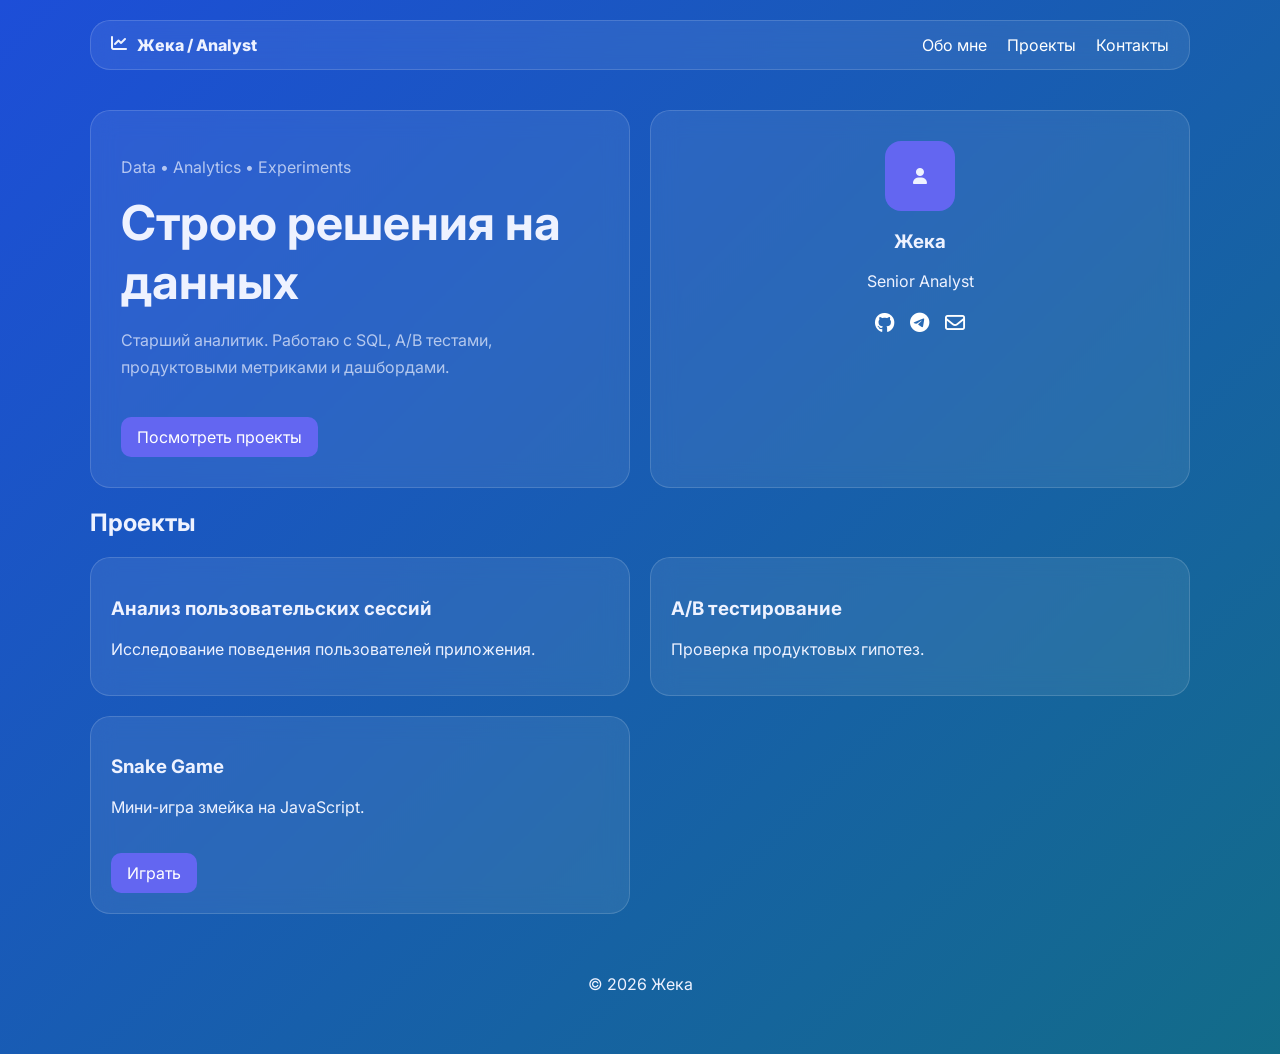
<file: index.html>
<!DOCTYPE html>
<html lang="ru">

<head>
  <meta charset="UTF-8">
  <meta name="viewport" content="width=device-width, initial-scale=1.0">

  <title>Жека — Senior Analyst</title>
  
  <link rel="icon" type="image/png" href="favicon.png">
  
  <!-- шрифт -->
  <link rel="preconnect" href="https://fonts.googleapis.com">
  <link rel="preconnect" href="https://fonts.gstatic.com" crossorigin>
  <link href="https://fonts.googleapis.com/css2?family=Inter:wght@400;600;800&display=swap" rel="stylesheet">

  <!-- иконки -->
  <link rel="stylesheet"
    href="https://cdnjs.cloudflare.com/ajax/libs/font-awesome/6.5.2/css/all.min.css">

  <!-- стили -->
  <link rel="stylesheet" href="style.css">
</head>

<body>

<nav class="container glass nav">

<div class="brand">
<i class="fa-solid fa-chart-line"></i>
<span>Жека / Analyst</span>
</div>

<div class="nav-links">
<a href="#about">Обо мне</a>
<a href="#projects">Проекты</a>
<a href="#contacts">Контакты</a>
</div>

</nav>

<header class="container hero">

<div class="hero-left glass">

<p class="tag">Data • Analytics • Experiments</p>

<h1>Строю решения на данных</h1>

<p class="lead">
Старший аналитик. Работаю с SQL, A/B тестами,
продуктовыми метриками и дашбордами.
</p>

<a class="btn" href="#projects">Посмотреть проекты</a>

</div>

<div class="hero-right glass">

<div class="avatar">
<i class="fa-solid fa-user"></i>
</div>

<h3>Жека</h3>

<p class="muted">
Senior Analyst
</p>

<div class="socials">

<a href="https://github.com">
<i class="fa-brands fa-github"></i>
</a>

<a href="https://t.me">
<i class="fa-brands fa-telegram"></i>
</a>

<a href="mailto:your@email.com">
<i class="fa-regular fa-envelope"></i>
</a>

</div>

</div>

</header>

<section id="projects" class="container">

<h2>Проекты</h2>

<div class="projects">

<div class="card glass">

<h3>Анализ пользовательских сессий</h3>

<p class="muted">
Исследование поведения пользователей приложения.
</p>

</div>

<div class="card glass">

<h3>A/B тестирование</h3>

<p class="muted">
Проверка продуктовых гипотез.
</p>

</div>

<div class="card glass">

<h3>Snake Game</h3>

<p class="muted">
Мини-игра змейка на JavaScript.
</p>

<a class="btn" href="experiments/snake/">Играть</a>

</div>

</div>
</div>

</section>

<footer class="container footer">

© 2026 Жека

</footer>

</body>
</html>
</file>
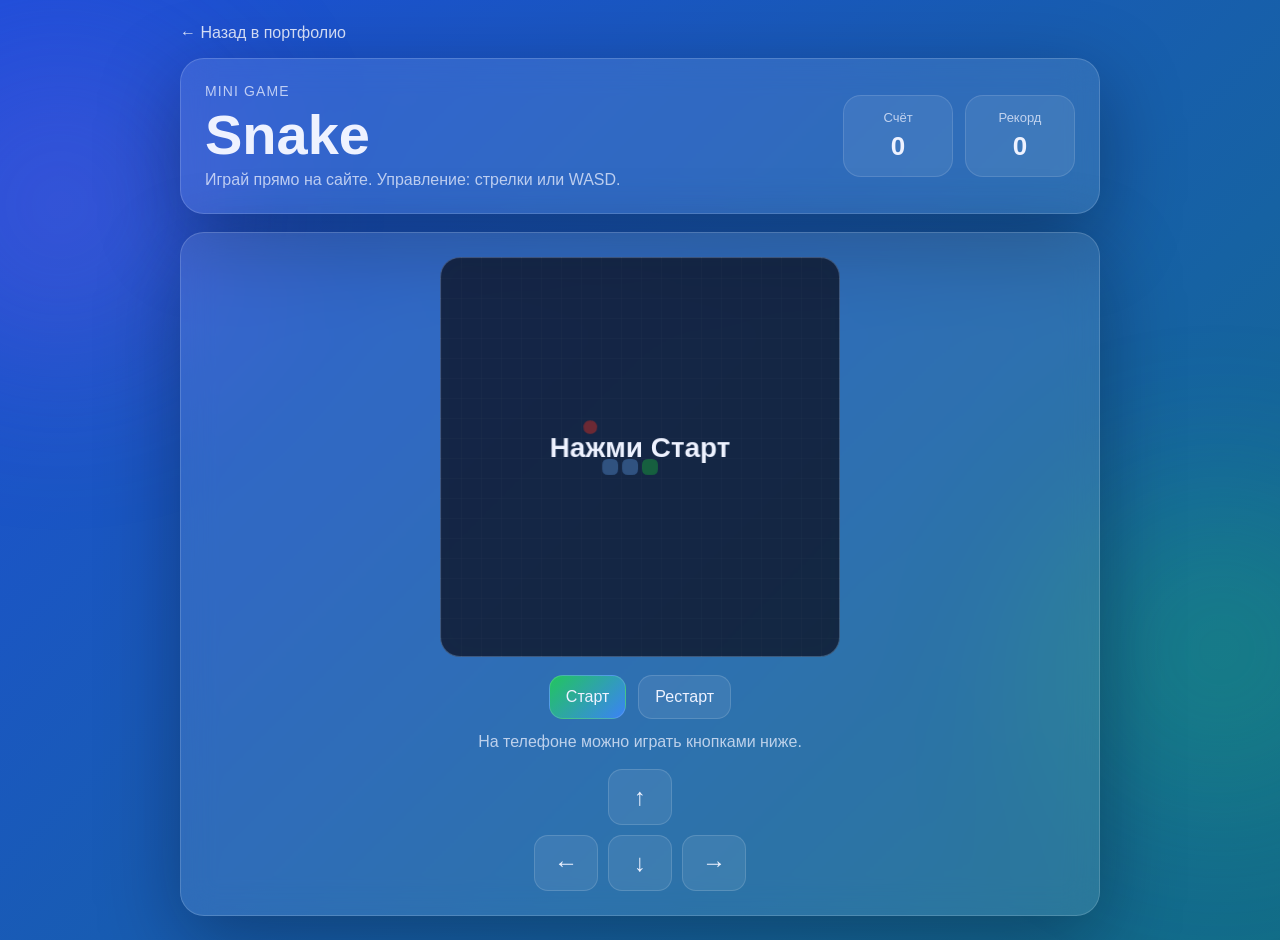
<file: experiments/snake/index.html>
<!DOCTYPE html>
<html lang="ru">
<head>
  <meta charset="UTF-8" />
  <meta name="viewport" content="width=device-width, initial-scale=1.0" />
  <title>Snake — Жека</title>
  <link rel="stylesheet" href="style.css" />
</head>
<body>
  <div class="bg"></div>

  <main class="game-shell">
    <a class="back-link" href="../index.html">← Назад в портфолио</a>

    <section class="glass panel header-panel">
      <div>
        <p class="eyebrow">Mini Game</p>
        <h1>Snake</h1>
        <p class="subtitle">Играй прямо на сайте. Управление: стрелки или WASD.</p>
      </div>

      <div class="stats">
        <div class="stat">
          <span class="label">Счёт</span>
          <span id="score">0</span>
        </div>
        <div class="stat">
          <span class="label">Рекорд</span>
          <span id="best">0</span>
        </div>
      </div>
    </section>

    <section class="glass panel game-panel">
      <canvas id="game" width="400" height="400" aria-label="Snake game"></canvas>

      <div class="controls">
        <button id="startBtn" class="btn primary">Старт</button>
        <button id="restartBtn" class="btn">Рестарт</button>
      </div>

      <p class="hint">
        На телефоне можно играть кнопками ниже.
      </p>

      <div class="mobile-controls">
        <button class="control-btn" data-dir="up">↑</button>
        <div class="middle-row">
          <button class="control-btn" data-dir="left">←</button>
          <button class="control-btn" data-dir="down">↓</button>
          <button class="control-btn" data-dir="right">→</button>
        </div>
      </div>
    </section>
  </main>

  <script src="script.js"></script>
</body>
</html>
</file>
<file: style.css>
:root{
--bg1:#0f172a;
--bg2:#1e1b4b;
--bg3:#0f766e;

--text:#eef2ff;
--muted:rgba(238,242,255,.7);

--glass:rgba(255,255,255,.08);
--line:rgba(255,255,255,.15);
}

*{
box-sizing:border-box;
}

body{

margin:0;
font-family:'Inter',sans-serif;

color:var(--text);

background:linear-gradient(-45deg,var(--bg1),var(--bg2),var(--bg3),#1d4ed8);
background-size:400% 400%;

animation:gradient 18s ease infinite;

}

@keyframes gradient{

0%{background-position:0% 50%}
50%{background-position:100% 50%}
100%{background-position:0% 50%}

}

.container{

width:min(1100px,92%);
margin:auto;

}

.glass{

background:var(--glass);
border:1px solid var(--line);
backdrop-filter:blur(12px);

border-radius:20px;

}

.nav{

margin-top:20px;

display:flex;
justify-content:space-between;

padding:14px 20px;

}

.brand{

display:flex;
gap:10px;
font-weight:800;

}

.nav-links{

display:flex;
gap:20px;

}

.nav-links a{

color:white;
text-decoration:none;

}

.hero{

margin-top:40px;

display:grid;
grid-template-columns:1fr 1fr;
gap:20px;

}

.hero-left{

padding:30px;

}

.tag{

color:var(--muted);

}

h1{

font-size:48px;
margin:10px 0;

}

.lead{

color:var(--muted);
line-height:1.7;

}

.btn{

display:inline-block;

margin-top:20px;

padding:10px 16px;

background:#6366f1;

border-radius:10px;

color:white;
text-decoration:none;

}

.hero-right{

padding:30px;
text-align:center;

}

.avatar{

width:70px;
height:70px;

border-radius:16px;

display:flex;
align-items:center;
justify-content:center;

background:#6366f1;

margin:auto;

}

.socials{

display:flex;
justify-content:center;
gap:16px;

margin-top:20px;

}

.socials a{

color:white;
font-size:20px;

}

section{

margin-top:60px;

}

.projects{

display:grid;
grid-template-columns:1fr 1fr;

gap:20px;

margin-top:20px;

}

.card{

padding:20px;

}

.footer{

margin:60px auto;
text-align:center;

}

@media(max-width:800px){

.hero{
grid-template-columns:1fr;
}

.projects{
grid-template-columns:1fr;
}

}
</file>
<file: experiments/snake/style.css>
:root {
  --bg1: #0f172a;
  --bg2: #1e1b4b;
  --bg3: #0f766e;
  --text: #eef2ff;
  --muted: rgba(238, 242, 255, 0.75);
  --glass: rgba(255, 255, 255, 0.1);
  --line: rgba(255, 255, 255, 0.16);
  --shadow: 0 24px 80px rgba(2, 8, 23, 0.35);
  --accent: #22c55e;
  --accent2: #3b82f6;
  --danger: #ef4444;
}

* {
  box-sizing: border-box;
}

html,
body {
  margin: 0;
  min-height: 100%;
  font-family: Inter, Arial, sans-serif;
  color: var(--text);
}

body {
  background: linear-gradient(-45deg, var(--bg1), var(--bg2), var(--bg3), #1d4ed8);
  background-size: 400% 400%;
  animation: gradientFlow 16s ease infinite;
  overflow-x: hidden;
}

@keyframes gradientFlow {
  0% { background-position: 0% 50%; }
  50% { background-position: 100% 50%; }
  100% { background-position: 0% 50%; }
}

.bg::before,
.bg::after {
  content: "";
  position: fixed;
  width: 320px;
  height: 320px;
  border-radius: 50%;
  filter: blur(90px);
  opacity: 0.25;
  z-index: 0;
  pointer-events: none;
}

.bg::before {
  top: 5%;
  left: -100px;
  background: #8b5cf6;
}

.bg::after {
  right: -100px;
  bottom: 10%;
  background: #22c55e;
}

.game-shell {
  position: relative;
  z-index: 1;
  width: min(920px, calc(100% - 24px));
  margin: 24px auto;
}

.back-link {
  display: inline-block;
  margin-bottom: 16px;
  color: var(--text);
  text-decoration: none;
  opacity: 0.9;
}

.panel {
  border-radius: 24px;
  padding: 24px;
  margin-bottom: 18px;
}

.glass {
  background: var(--glass);
  border: 1px solid var(--line);
  backdrop-filter: blur(16px);
  -webkit-backdrop-filter: blur(16px);
  box-shadow: var(--shadow);
}

.header-panel {
  display: flex;
  justify-content: space-between;
  gap: 20px;
  align-items: center;
}

.eyebrow {
  margin: 0 0 8px;
  color: var(--muted);
  font-size: 14px;
  text-transform: uppercase;
  letter-spacing: 0.08em;
}

h1 {
  margin: 0 0 8px;
  font-size: clamp(36px, 6vw, 56px);
  line-height: 1;
}

.subtitle,
.hint {
  margin: 0;
  color: var(--muted);
}

.stats {
  display: flex;
  gap: 12px;
  flex-wrap: wrap;
}

.stat {
  min-width: 110px;
  padding: 14px 16px;
  border-radius: 18px;
  background: rgba(255, 255, 255, 0.08);
  border: 1px solid rgba(255, 255, 255, 0.12);
  text-align: center;
}

.label {
  display: block;
  font-size: 13px;
  color: var(--muted);
  margin-bottom: 6px;
}

.stat span:last-child {
  font-size: 26px;
  font-weight: 800;
}

.game-panel {
  display: flex;
  flex-direction: column;
  align-items: center;
}

canvas {
  width: min(100%, 400px);
  height: auto;
  background:
    linear-gradient(rgba(255,255,255,0.04) 1px, transparent 1px),
    linear-gradient(90deg, rgba(255,255,255,0.04) 1px, transparent 1px),
    rgba(15, 23, 42, 0.55);
  background-size: 20px 20px;
  border-radius: 20px;
  border: 1px solid rgba(255,255,255,0.14);
  box-shadow: inset 0 0 24px rgba(255,255,255,0.03);
}

.controls {
  display: flex;
  gap: 12px;
  margin-top: 18px;
  flex-wrap: wrap;
  justify-content: center;
}

.btn,
.control-btn {
  border: 1px solid rgba(255,255,255,0.14);
  background: rgba(255,255,255,0.08);
  color: var(--text);
  border-radius: 14px;
  padding: 12px 16px;
  font: inherit;
  cursor: pointer;
  transition: transform 0.15s ease, background 0.15s ease;
}

.btn:hover,
.control-btn:hover {
  transform: translateY(-2px);
  background: rgba(255,255,255,0.14);
}

.btn.primary {
  background: linear-gradient(135deg, var(--accent), var(--accent2));
}

.hint {
  margin-top: 14px;
  text-align: center;
}

.mobile-controls {
  margin-top: 18px;
  display: grid;
  gap: 10px;
  justify-items: center;
}

.middle-row {
  display: flex;
  gap: 10px;
}

.control-btn {
  width: 64px;
  height: 56px;
  font-size: 24px;
}

@media (max-width: 760px) {
  .header-panel {
    flex-direction: column;
    align-items: flex-start;
  }

  .panel {
    padding: 18px;
  }
}
</file>
